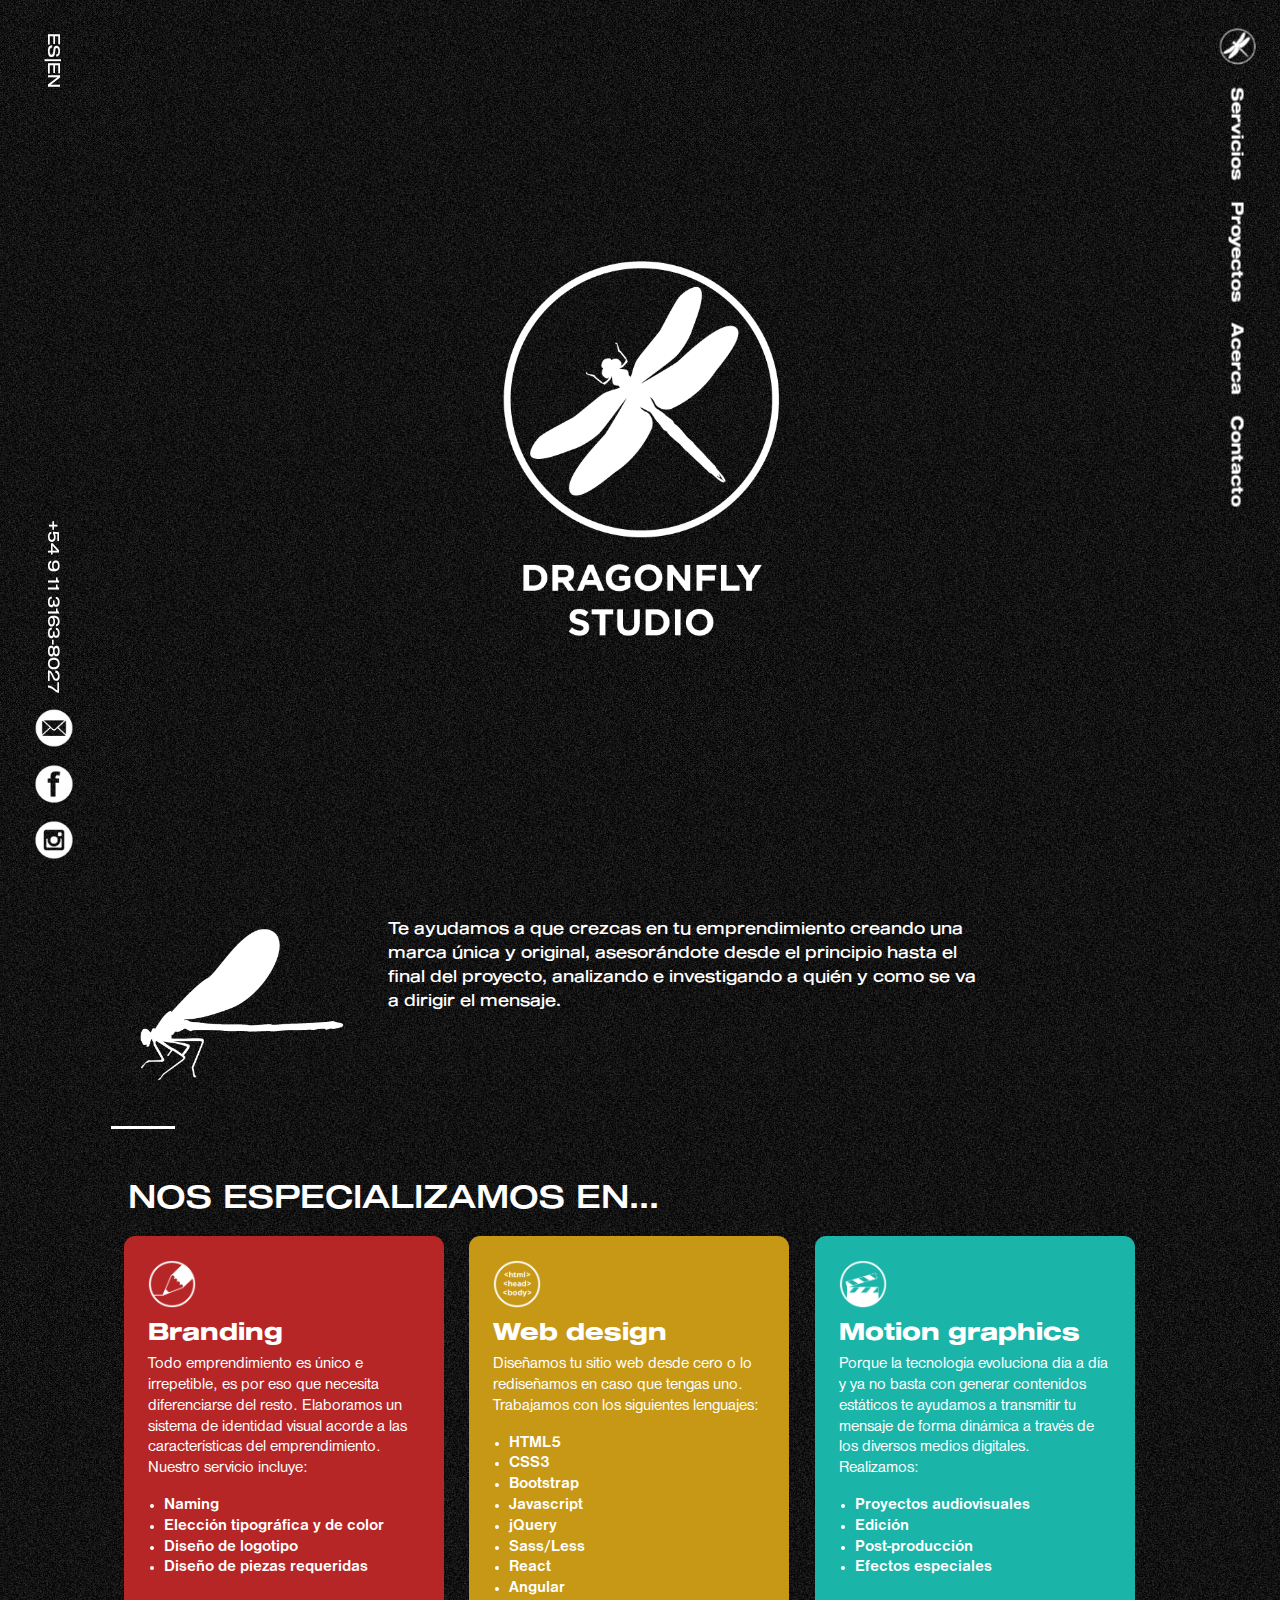
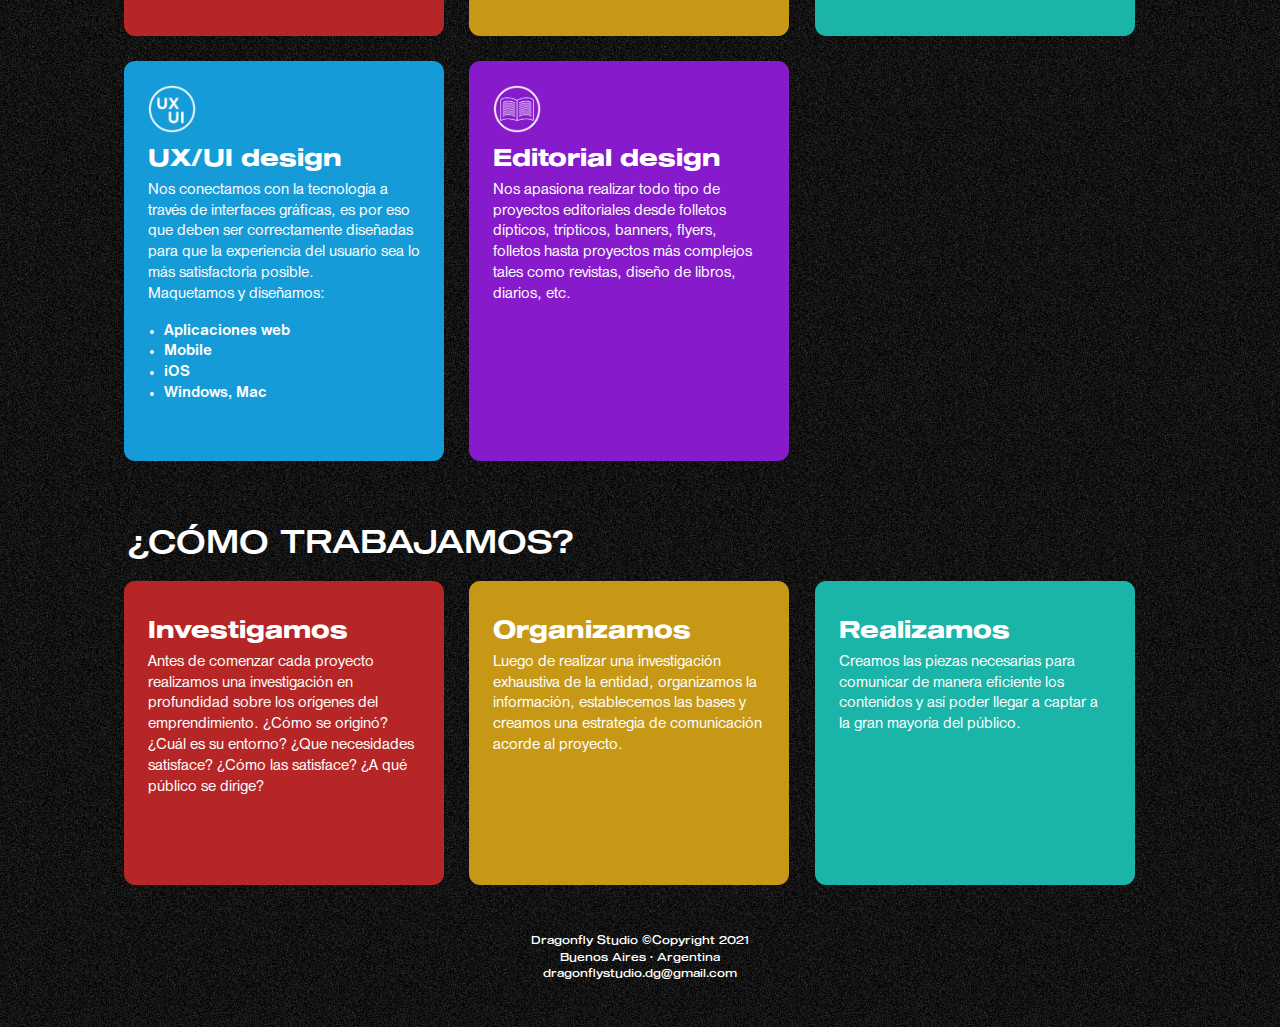
<file: index.html>
<!doctype html>
<html>
<head>
<meta charset="UTF-8">
<title>Dragonfly Studio</title>
<link rel="icon" href="favicon.ico">
<meta name="description" content="Estudio creativo multidisciplinario especializado en Branding, Diseño UX/UI, Desarrollo Web y Motion-graphics. Buenos Aires - Argentina.">
<meta name="author" content="Santiago Insúa">
<meta name="keywords" content="dragonfly, dragonfly studio, santiago insua, santiago insúa, diseño grafico, diseño gráfico, graphic design, ux design, ux/ui design, editorial, diseño editorial, flyers, banners, folletos, dipticos, tripticos, diseño de revistas, magazine, diario, diarios, newspaper, branding, motion graphics, diseño ux, web design, diseño web, javascript, jquery, angular, react, html, css, css3, bootstrap, php, app, apps, mobile apps, app design, fotografía, photography, desarrollo">

<meta name="google-site-verification" content="X9NjlyDFqbIhTeR4Z0w825GctUNsduE_hyEidUMAQLI" />
<link href="style1.css" id="cssFile" rel="stylesheet" type="text/css">
<meta name="viewport" content="width=device-width, initial-scale=1">
<link rel="stylesheet" href="bs4/css/bootstrap.min.css">
<script src="https://ajax.googleapis.com/ajax/libs/jquery/3.3.1/jquery.min.js"></script>
<script src="bs4/js/bootstrap.min.js"></script>
<script src="funciones.js"></script>
<meta name="viewport" content="width=device-width, initial-scale=1">
</head>
<body>
<div class="container-fluid">
    <!-- LEFT NAV -->
        <div class="navbar fixed-top" id="navBar1">
            <div class="d-flex flex-column navfcont1">
                <div class="p-2 rotLang mr-auto">
                    <p><a href="#">ES</a>|<a href="#">EN</a></p>
                </div>
                <div class="leftBsCn">
                <div class="p-2 rotTel">
                    <p>+54 9 11 3163-8027</p>
                </div>
                <div class="p-2">
                    <a title="Mail" href="mailto:dragonflystudio.dg@gmail.com"><img class="icnNav" src="images/icn_mail.png"></a>
                </div>
                <div class="p-2">
                    <a title="Facebook" href="http://www.facebook.com/SanInsua"><img class="icnNav" src="images/icn_facebook.png"></a>
                </div>
                <div class="p-2">
                    <a title="Instagram" href="http://www.instagram.com/_dragonflystudio"><img class="icnNav" src="images/icn_instagram.png"></a>
                </div>
                </div>
            </div>
        </div>

<img src="images/btn_avanzar.png" class="ir-arriba">
<div class="containerrr">

    <!-- CONTENIDO -->
    <section id="splash">
        <div class="row">
            <div class="col-lg-10 colSplash">
                <img class="indLogo" src="images/logo.png">
            </div>
        </div>
    </section>
      
    <section id="servicios">
        <div class="row" id="firstRow">
            <div class="col-lg-3">
                <img id="imgServicios" src="images/logo2.png">
            </div>
            <div class="col-lg-7">
                <p>Te ayudamos a que crezcas en tu emprendimiento creando una marca única y original, asesorándote desde el principio hasta el final del proyecto, analizando e investigando a quién y como se va a dirigir el mensaje.</p>
            </div>
        </div>
        <div class="rayita"></div>
        
        <div class="row" id="titleRow">
            <h1>NOS ESPECIALIZAMOS EN...</h1>
        </div>
        <div class="servCont">
            <div class="rectangulo largo colRojo">
                <img id="imgRect" src="images/icn_branding.png">
                <h2>Branding</h2>
                <p>Todo emprendimiento es único e irrepetible, es por eso que necesita diferenciarse del resto.
Elaboramos un sistema de identidad visual acorde a las características del emprendimiento.
Nuestro servicio incluye:</p>
                <ul>
                    <li>Naming</li>
                    <li>Elección tipográfica y de color</li>
                    <li>Diseño de logotipo</li>
                    <li>Diseño de piezas requeridas</li>
                </ul>
            </div>
            <div class="rectangulo largo colMostaza">
                <img id="imgRect" src="images/icn_web.png">
                <h2>Web design</h2>
                <p>Diseñamos tu sitio web desde cero o lo rediseñamos en caso que tengas uno.
Trabajamos con los siguientes lenguajes:</p>
                <ul>
                    <li>HTML5</li>
                    <li>CSS3</li>
                    <li>Bootstrap</li>
                    <li>Javascript</li>
                    <li>jQuery</li>
                    <li>Sass/Less</li>
                    <li>React</li>
                    <li>Angular</li>
                </ul>
            </div>
            <div class="rectangulo largo colVerde">
                <img id="imgRect" src="images/icn_motion.png">
                <h2>Motion graphics</h2>
                <p>Porque la tecnología evoluciona día a día y ya no basta con generar contenidos estáticos te ayudamos a transmitir tu mensaje de forma dinámica a través de los diversos medios digitales.
Realizamos:</p>
                <ul>
                    <li>Proyectos audiovisuales</li>
                    <li>Edición</li>
                    <li>Post-producción</li>
                    <li>Efectos especiales</li>
                </ul>
            </div>
            <div class="rectangulo largo colCeleste">
                <img id="imgRect" src="images/icn_ux.png">
                <h2>UX/UI design</h2>
                <p>Nos conectamos con la tecnología a través de interfaces gráficas, es por eso que deben ser correctamente diseñadas para que la experiencia del usuario sea lo más satisfactoria posible.<br>
Maquetamos y diseñamos:</p>
                <ul>
                    <li>Aplicaciones web</li>
                    <li>Mobile</li>
                    <li>iOS</li>
                    <li>Windows, Mac</li>
                </ul>
            </div>
            <div class="rectangulo largo colVioleta">
                <img id="imgRect" src="images/icn_editorial.png">
                <h2>Editorial design</h2>
                <p>Nos apasiona realizar todo tipo de proyectos editoriales desde folletos dípticos, trípticos, banners, flyers, folletos hasta proyectos más complejos tales como revistas, diseño de libros, diarios, etc.</p>
            </div>
        </div>
        
        <div class="row" id="titleRow">
            <h1>¿CÓMO TRABAJAMOS?</h1>
        </div>
        <div class="servCont">
            <div class="rectangulo corto colRojo">
                <h2>Investigamos</h2>
                <p>Antes de comenzar cada proyecto realizamos una investigación en profundidad sobre los orígenes del emprendimiento. ¿Cómo se originó? ¿Cuál es su entorno? ¿Que necesidades satisface? ¿Cómo las satisface? ¿A qué público se dirige?</p>
            </div>
            <div class="rectangulo corto colMostaza">
                <h2>Organizamos</h2>
                <p>Luego de realizar una investigación exhaustiva de la entidad, organizamos la información, establecemos las bases y creamos una estrategia de comunicación acorde al proyecto.</p>
            </div>
            <div class="rectangulo corto colVerde">
                <h2>Realizamos</h2>
                <p>Creamos las piezas necesarias para comunicar de manera eficiente los contenidos y así poder llegar a captar a la gran mayoría del público.</p>
            </div>
        </div>
    </section>
    
    <footer>
        <div class="row">
            <div class="col">
                <p>Dragonfly Studio ©Copyright 2021<br>
                    Buenos Aires · Argentina</p>
                <a href="mailto:dragonflystudio.dg@gmail.com">dragonflystudio.dg@gmail.com</a>
            </div>
        </div>
    </footer>
</div>
        <!-- RIGHT NAV -->
        <nav class="full" id="navBar2">
            <div class="d-flex align-items-center navfcont2">
                <div class="p-2 logolnk" id="navPcpal">
                    <a href="#"><img src="images/logo-solo.png"></a>
                </div>
                <div class="p-2" id="navPcpal">
                    <a href="#servicios">Servicios</a>
                </div>
                <div class="p-2" id="navPcpal">
                    <a href="proyectos.html">Proyectos</a>
                </div>
                <div class="p-2" id="navPcpal">
                    <a href="acerca.html">Acerca</a>
                </div>
                <div class="p-2" id="navPcpal">
                    <a href="contacto.html">Contacto</a>
                </div>
            </div>
        </nav>
    
    <!-- COLLAPSIBLE (TABLET, SMARTPHONES) -->
        <div class="colla">
        <nav class="navbar navbar-expand-md justify-content-end navbar-dark" id="navBar2">
            <button class="navbar-toggler" type="button" data-toggle="collapse" data-target="#collaNB">
                <span class="navbar-toggler-icon"></span>
            </button>
            
            <ul class="collapse navbar-collapse" id="collaNB">
                <li class="nav-item" id="navPcpal">
                    <span class="navbar-toggler" data-toggle="collapse" data-target="#collaNB"><a href="#">Inicio</a></span>
                </li>
                <li class="nav-item" id="navPcpal">
                    <span class="navbar-toggler" data-toggle="collapse" data-target="#collaNB"><a href="#servicios">Servicios</a></span>
                </li>
                <li class="nav-item" id="navPcpal">
                    <span class="navbar-toggler" data-toggle="collapse" data-target="#collaNB"><a href="proyectos.html">Proyectos</a></span>
                </li>
                <li class="nav-item" id="navPcpal">
                    <span class="navbar-toggler" data-toggle="collapse" data-target="#collaNB"><a href="acerca.html">Acerca</a></span>
                </li>
                <li class="nav-item" id="navPcpal">
                    <span class="navbar-toggler" data-toggle="collapse" data-target="#collaNB"><a href="contacto.html">Contacto</a></span>
                </li>
            </ul>
        </nav>
        </div>
    
    </div>
<script>
    $(document).ready(function(){
        $('.ir-arriba').click(function(){
		$('body, html').animate({
			scrollTop: '0px'
		}, 300);
	});
	$(window).scroll(function(){
		if( $(this).scrollTop() > 500 ){
            $('.ir-arriba').fadeIn(200);
		} else {
            $('.ir-arriba').fadeOut(200);
		}
	});
    });
</script>
</body>
</html>
</file>
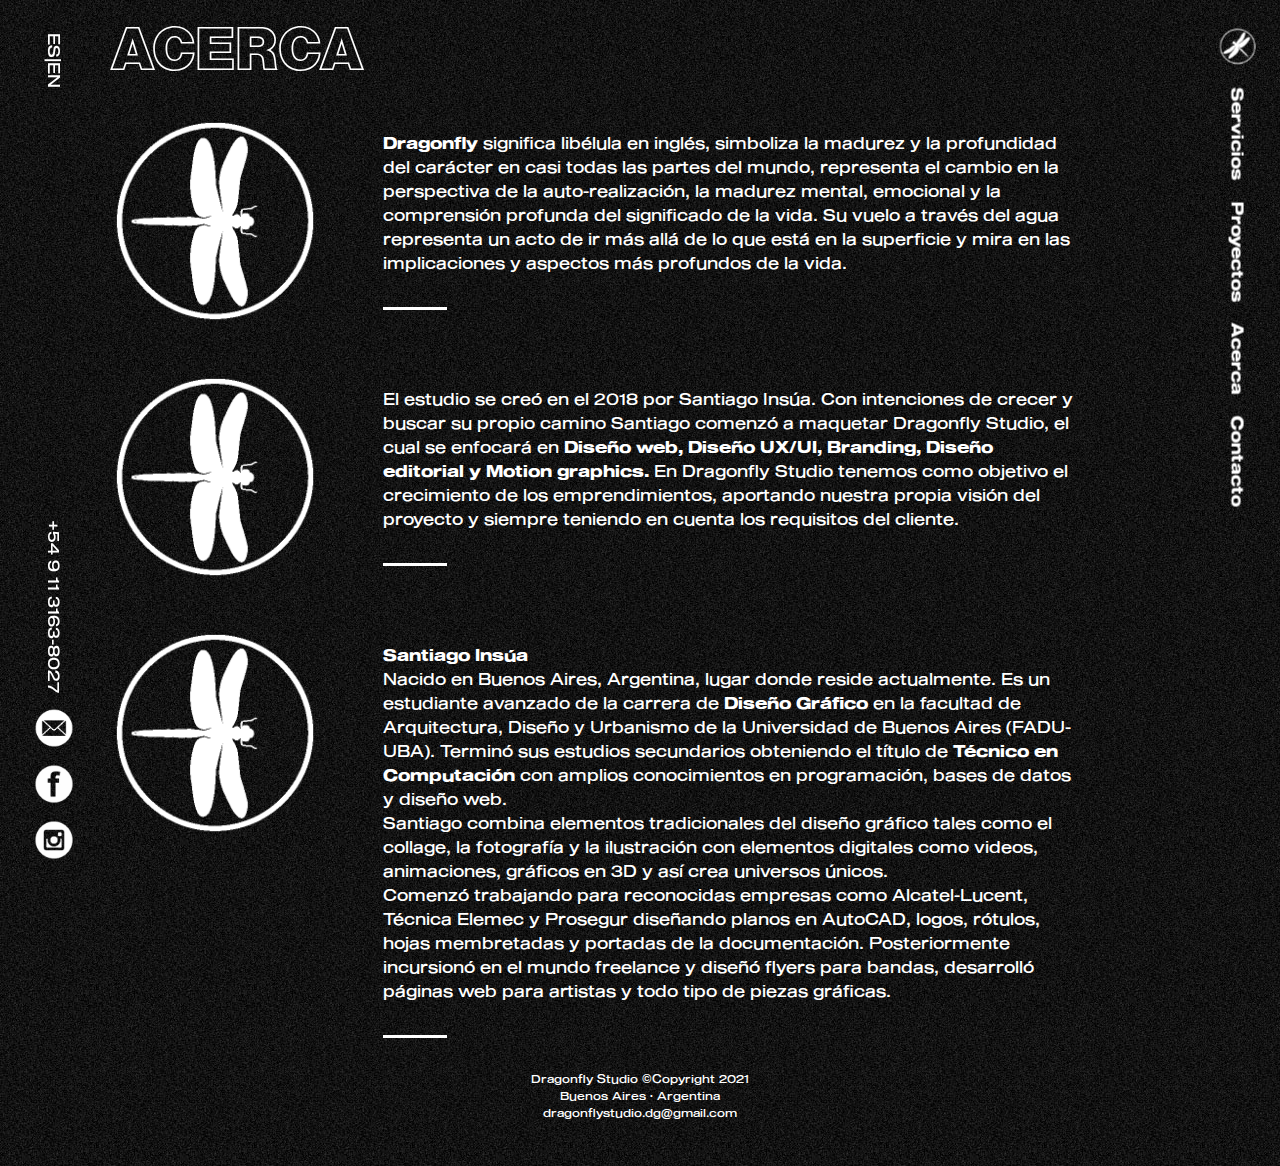
<file: acerca.html>
<!doctype html>
<html>
<head>
<meta charset="UTF-8">
<title>Dragonfly Studio - Acerca</title>
<link rel="icon" href="favicon.ico">
<meta name="description" content="Estudio creativo multidisciplinario especializado en Branding, Diseño UX/UI, Desarrollo Web y Motion-graphics. Buenos Aires - Argentina.">
<meta name="author" content="Santiago Insúa">
<meta name="keywords" content="dragonfly, dragonfly studio, santiago insua, santiago insúa, diseño grafico, diseño gráfico, graphic design, ux design, ux/ui design, editorial, diseño editorial, flyers, banners, folletos, dipticos, tripticos, diseño de revistas, magazine, diario, diarios, newspaper, branding, motion graphics, diseño ux, web design, diseño web, javascript, jquery, angular, react, html, css, css3, bootstrap, php, app, apps, mobile apps, app design, fotografía, photography, desarrollo">
    
<link href="style1.css" id="cssFile" rel="stylesheet" type="text/css">
<meta name="viewport" content="width=device-width, initial-scale=1">
<link rel="stylesheet" href="bs4/css/bootstrap.min.css">
<script src="https://ajax.googleapis.com/ajax/libs/jquery/3.3.1/jquery.min.js"></script>
<script src="bs4/js/bootstrap.min.js"></script>
<script src="funciones.js"></script>
<meta name="viewport" content="width=device-width, initial-scale=1">
</head>
<body>
<div class="container-fluid">
    <!-- LEFT NAV -->
        <div class="navbar fixed-top" id="navBar1">
            <div class="d-flex flex-column navfcont1">
                <div class="p-2 rotLang mr-auto">
                    <p><a href="#">ES</a>|<a href="#">EN</a></p>
                </div>
                <div class="leftBsCn">
                <div class="p-2 rotTel">
                    <p>+54 9 11 3163-8027</p>
                </div>
                <div class="p-2">
                    <a title="Mail" href="mailto:dragonflystudio.dg@gmail.com"><img class="icnNav" src="images/icn_mail.png"></a>
                </div>
                <div class="p-2">
                    <a title="Facebook" href="http://www.facebook.com/SanInsua"><img class="icnNav" src="images/icn_facebook.png"></a>
                </div>
                <div class="p-2">
                    <a title="Instagram" href="http://www.instagram.com/_dragonflystudio"><img class="icnNav" src="images/icn_instagram.png"></a>
                </div>
                </div>
            </div>
            
        </div>

<img src="images/btn_avanzar.png" class="ir-arriba">
<div class="containerrr">
    <section id="acerca">
        <div class="row">
            <div class="col">
                <h3>ACERCA</h3>
            </div>
        </div>
        
        <!-- 1º párrafo -->
        <div class="row ctAcerca prim">
            <div class="col-lg-3">
                <img class="imgAcerca" src="images/logo_gif.gif">
            </div>
            <div class="col-lg-8">
                <p><strong>Dragonfly</strong> significa libélula en inglés, simboliza la madurez y la profundidad del carácter en casi todas las partes del mundo, representa el cambio en la perspectiva de la auto-realización, la madurez mental, emocional y la comprensión profunda del significado de la vida. Su vuelo a través del agua representa un acto de ir más allá de lo que está en la superficie y mira en las implicaciones y aspectos más profundos de la vida.</p>
                <div class="rayita"></div>
            </div>
        </div>
        <!-- 2º párrafo -->
        <div class="row ctAcerca">
            <div class="col-lg-3">
                <img class="imgAcerca" src="images/logo_gif.gif">
            </div>
            <div class="col-lg-8">
                <p>El estudio se creó en el 2018 por Santiago Insúa. Con intenciones de crecer y buscar su propio camino Santiago comenzó a maquetar Dragonfly Studio, el cual se enfocará en <strong>Diseño web, Diseño UX/UI, Branding, Diseño editorial y Motion graphics.</strong> En Dragonfly Studio tenemos como objetivo el crecimiento de los emprendimientos, aportando nuestra propia visión del proyecto y siempre teniendo en cuenta los requisitos del cliente.</p>
                <div class="rayita"></div>
            </div>
        </div>
        <!-- 3º párrafo -->
        <div class="row ctAcerca">
            <div class="col-lg-3">
                <img class="imgAcerca" src="images/logo_gif.gif">
            </div>
            <div class="col-lg-8">
                <p><strong>Santiago Insúa</strong><br>
Nacido en Buenos Aires, Argentina, lugar donde reside actualmente. Es un estudiante avanzado de la carrera de <strong>Diseño Gráfico</strong> en la facultad de Arquitectura, Diseño y Urbanismo de la Universidad de Buenos Aires (FADU-UBA). Terminó sus estudios secundarios obteniendo el título de <strong>Técnico en Computación</strong> con amplios conocimientos en programación, bases de datos y diseño web.
<br>
Santiago combina elementos tradicionales del diseño gráfico tales como el collage, la fotografía y la ilustración con elementos digitales como videos, animaciones, gráficos en 3D y así crea universos únicos. 
<br>
Comenzó trabajando para reconocidas empresas como Alcatel-Lucent, Técnica Elemec y Prosegur diseñando planos en AutoCAD, logos, rótulos, hojas membretadas y portadas de la documentación. Posteriormente incursionó en el mundo freelance y diseñó flyers para bandas, desarrolló páginas web para artistas y todo tipo de piezas gráficas.</p>
                <div class="rayita"></div>
            </div>
        </div>
    </section>
    
    <footer>
        <div class="row">
            <div class="col">
                <p>Dragonfly Studio ©Copyright 2021<br>
                    Buenos Aires · Argentina</p>
                <a href="mailto:dragonflystudio.dg@gmail.com">dragonflystudio.dg@gmail.com</a>
            </div>
        </div>
    </footer>
</div>
        <!-- RIGHT NAV -->
        <nav class="full" id="navBar2">
            <div class="d-flex align-items-center navfcont2">
                <div class="p-2 logolnk" id="navPcpal">
                    <a href="index.html"><img src="images/logo-solo.png"></a>
                </div>
                <div class="p-2" id="navPcpal">
                    <a href="index.html#servicios">Servicios</a>
                </div>
                <div class="p-2" id="navPcpal">
                    <a href="proyectos.html">Proyectos</a>
                </div>
                <div class="p-2" id="navPcpal">
                    <a href="#">Acerca</a>
                </div>
                <div class="p-2" id="navPcpal">
                    <a href="contacto.html">Contacto</a>
                </div>
            </div>
        </nav>
    
    
    <!-- COLLAPSIBLE (TABLET, SMARTPHONES) -->
        <div class="colla">
        <nav class="navbar navbar-expand-md justify-content-end navbar-dark" id="navBar2">
            <button class="navbar-toggler" type="button" data-toggle="collapse" data-target="#collaNB">
                <span class="navbar-toggler-icon"></span>
            </button>
            
            <ul class="collapse navbar-collapse" id="collaNB">
                <li class="nav-item" id="navPcpal">
                    <span class="navbar-toggler" data-toggle="collapse" data-target="#collaNB"><a href="index.html">Inicio</a></span>
                </li>
                <li class="nav-item" id="navPcpal">
                    <span class="navbar-toggler" data-toggle="collapse" data-target="#collaNB"><a href="index.html#servicios">Servicios</a></span>
                </li>
                <li class="nav-item" id="navPcpal">
                    <span class="navbar-toggler" data-toggle="collapse" data-target="#collaNB"><a href="proyectos.html">Proyectos</a></span>
                </li>
                <li class="nav-item" id="navPcpal">
                    <span class="navbar-toggler" data-toggle="collapse" data-target="#collaNB"><a href="#">Acerca</a></span>
                </li>
                <li class="nav-item" id="navPcpal">
                    <span class="navbar-toggler" data-toggle="collapse" data-target="#collaNB"><a href="contacto.html">Contacto</a></span>
                </li>
            </ul>
        </nav>
        </div>
    
    </div>
<script>
    $(document).ready(function(){
        $('.ir-arriba').click(function(){
		$('body, html').animate({
			scrollTop: '0px'
		}, 300);
	});
	$(window).scroll(function(){
		if( $(this).scrollTop() > 500 ){
            $('.ir-arriba').fadeIn(200);
		} else {
            $('.ir-arriba').fadeOut(200);
		}
	});
    });
</script>
</body>
</html>
</file>
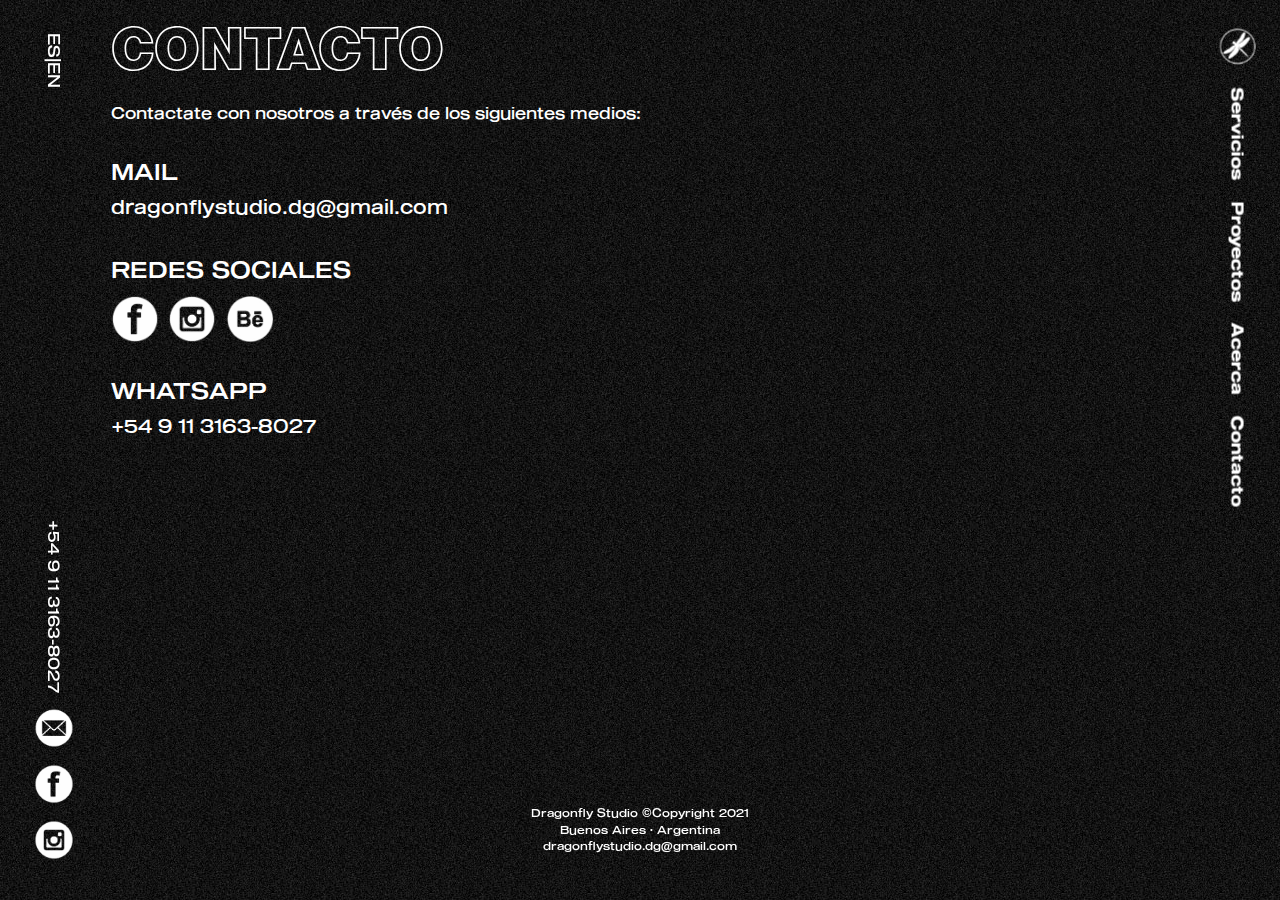
<file: contacto.html>
<!doctype html>
<html>
<head>
<meta charset="UTF-8">
<title>Dragonfly Studio - Contacto</title>
<link rel="icon" href="favicon.ico">
<meta name="description" content="Estudio creativo multidisciplinario especializado en Branding, Diseño UX/UI, Desarrollo Web y Motion-graphics. Buenos Aires - Argentina.">
<meta name="author" content="Santiago Insúa">
<meta name="keywords" content="dragonfly, dragonfly studio, santiago insua, santiago insúa, diseño grafico, diseño gráfico, graphic design, ux design, ux/ui design, editorial, diseño editorial, flyers, banners, folletos, dipticos, tripticos, diseño de revistas, magazine, diario, diarios, newspaper, branding, motion graphics, diseño ux, web design, diseño web, javascript, jquery, angular, react, html, css, css3, bootstrap, php, app, apps, mobile apps, app design, fotografía, photography, desarrollo">
    
<link href="style1.css" id="cssFile" rel="stylesheet" type="text/css">
<meta name="viewport" content="width=device-width, initial-scale=1">
<link rel="stylesheet" href="bs4/css/bootstrap.min.css">
<script src="https://ajax.googleapis.com/ajax/libs/jquery/3.3.1/jquery.min.js"></script>
<script src="bs4/js/bootstrap.min.js"></script>
<script src="funciones.js"></script>
<meta name="viewport" content="width=device-width, initial-scale=1">
</head>
<body>
<div class="container-fluid">
    <!-- LEFT NAV -->
        <div class="navbar fixed-top" id="navBar1">
            <div class="d-flex flex-column navfcont1">
                <div class="p-2 rotLang mr-auto">
                    <p><a href="#">ES</a>|<a href="#">EN</a></p>
                </div>
                <div class="leftBsCn">
                <div class="p-2 rotTel">
                    <p>+54 9 11 3163-8027</p>
                </div>
                <div class="p-2">
                    <a title="Mail" href="mailto:dragonflystudio.dg@gmail.com"><img class="icnNav" src="images/icn_mail.png"></a>
                </div>
                <div class="p-2">
                    <a title="Facebook" href="http://www.facebook.com/SanInsua"><img class="icnNav" src="images/icn_facebook.png"></a>
                </div>
                <div class="p-2">
                    <a title="Instagram" href="http://www.instagram.com/_dragonflystudio"><img class="icnNav" src="images/icn_instagram.png"></a>
                </div>
                </div>
            </div>
            
        </div>

<img src="images/btn_avanzar.png" class="ir-arriba">
<div class="containerrr">

    <section id="contacto">
        <div class="row">
            <div class="col">
                <h3>CONTACTO</h3>
            </div>
        </div>
        <div class="row" id="titleRow">
            <div class="col">
                <p>Contactate con nosotros a través de los siguientes medios:</p>
                <h4>MAIL</h4>
                <a id="lnkMail" href="mailto:dragonflystudio.dg@gmail.com">dragonflystudio.dg@gmail.com</a>
                <h4>REDES SOCIALES</h4>
                <a title="Facebook" href="http://www.facebook.com/SanInsua"><img class="icnContacto" src="images/icn_facebook.png"></a>
                <a title="Instagram" href="http://www.instagram.com/_dragonflystudio"><img class="icnContacto" src="images/icn_instagram.png"></a>
                <a title="Behance" href="http://www.behance.net/SantiagoInsua"><img class="icnContacto" src="images/icn_behance.png"></a>
                <h4>WHATSAPP</h4>
                <p id="tel">+54 9 11 3163-8027</p>
            </div>
        </div>
    </section>

    <footer id="futContacto">
        <div class="row">
            <div class="col">
                <p>Dragonfly Studio ©Copyright 2021<br>
                    Buenos Aires · Argentina</p>
                <a href="mailto:dragonflystudio.dg@gmail.com">dragonflystudio.dg@gmail.com</a>
            </div>
        </div>
    </footer>
</div>
        <!-- RIGHT NAV -->
        <nav class="full" id="navBar2">
            <div class="d-flex align-items-center navfcont2">
                <div class="p-2 logolnk" id="navPcpal">
                    <a href="index.html"><img src="images/logo-solo.png"></a>
                </div>
                <div class="p-2" id="navPcpal">
                    <a href="index.html#servicios">Servicios</a>
                </div>
                <div class="p-2" id="navPcpal">
                    <a href="proyectos.html">Proyectos</a>
                </div>
                <div class="p-2" id="navPcpal">
                    <a href="acerca.html">Acerca</a>
                </div>
                <div class="p-2" id="navPcpal">
                    <a href="#">Contacto</a>
                </div>
            </div>
        </nav>
    
    
    <!-- COLLAPSIBLE (TABLET, SMARTPHONES) -->
        <div class="colla">
        <nav class="navbar navbar-expand-md justify-content-end navbar-dark" id="navBar2">
            <button class="navbar-toggler" type="button" data-toggle="collapse" data-target="#collaNB">
                <span class="navbar-toggler-icon"></span>
            </button>
            
            <ul class="collapse navbar-collapse" id="collaNB">
                <li class="nav-item" id="navPcpal">
                    <span class="navbar-toggler" data-toggle="collapse" data-target="#collaNB"><a href="index.html">Inicio</a></span>
                </li>
                <li class="nav-item" id="navPcpal">
                    <span class="navbar-toggler" data-toggle="collapse" data-target="#collaNB"><a href="index.html#servicios">Servicios</a></span>
                </li>
                <li class="nav-item" id="navPcpal">
                    <span class="navbar-toggler" data-toggle="collapse" data-target="#collaNB"><a href="proyectos.html">Proyectos</a></span>
                </li>
                <li class="nav-item" id="navPcpal">
                    <span class="navbar-toggler" data-toggle="collapse" data-target="#collaNB"><a href="acerca.html">Acerca</a></span>
                </li>
                <li class="nav-item" id="navPcpal">
                    <span class="navbar-toggler" data-toggle="collapse" data-target="#collaNB"><a href="#">Contacto</a></span>
                </li>
            </ul>
        </nav>
        </div>
    
    </div>
<script>
    $(document).ready(function(){
        $('.ir-arriba').click(function(){
		$('body, html').animate({
			scrollTop: '0px'
		}, 300);
	});
	$(window).scroll(function(){
		if( $(this).scrollTop() > 500 ){
            $('.ir-arriba').fadeIn(200);
		} else {
            $('.ir-arriba').fadeOut(200);
		}
	});
    });
</script>
</body>
</html>
</file>
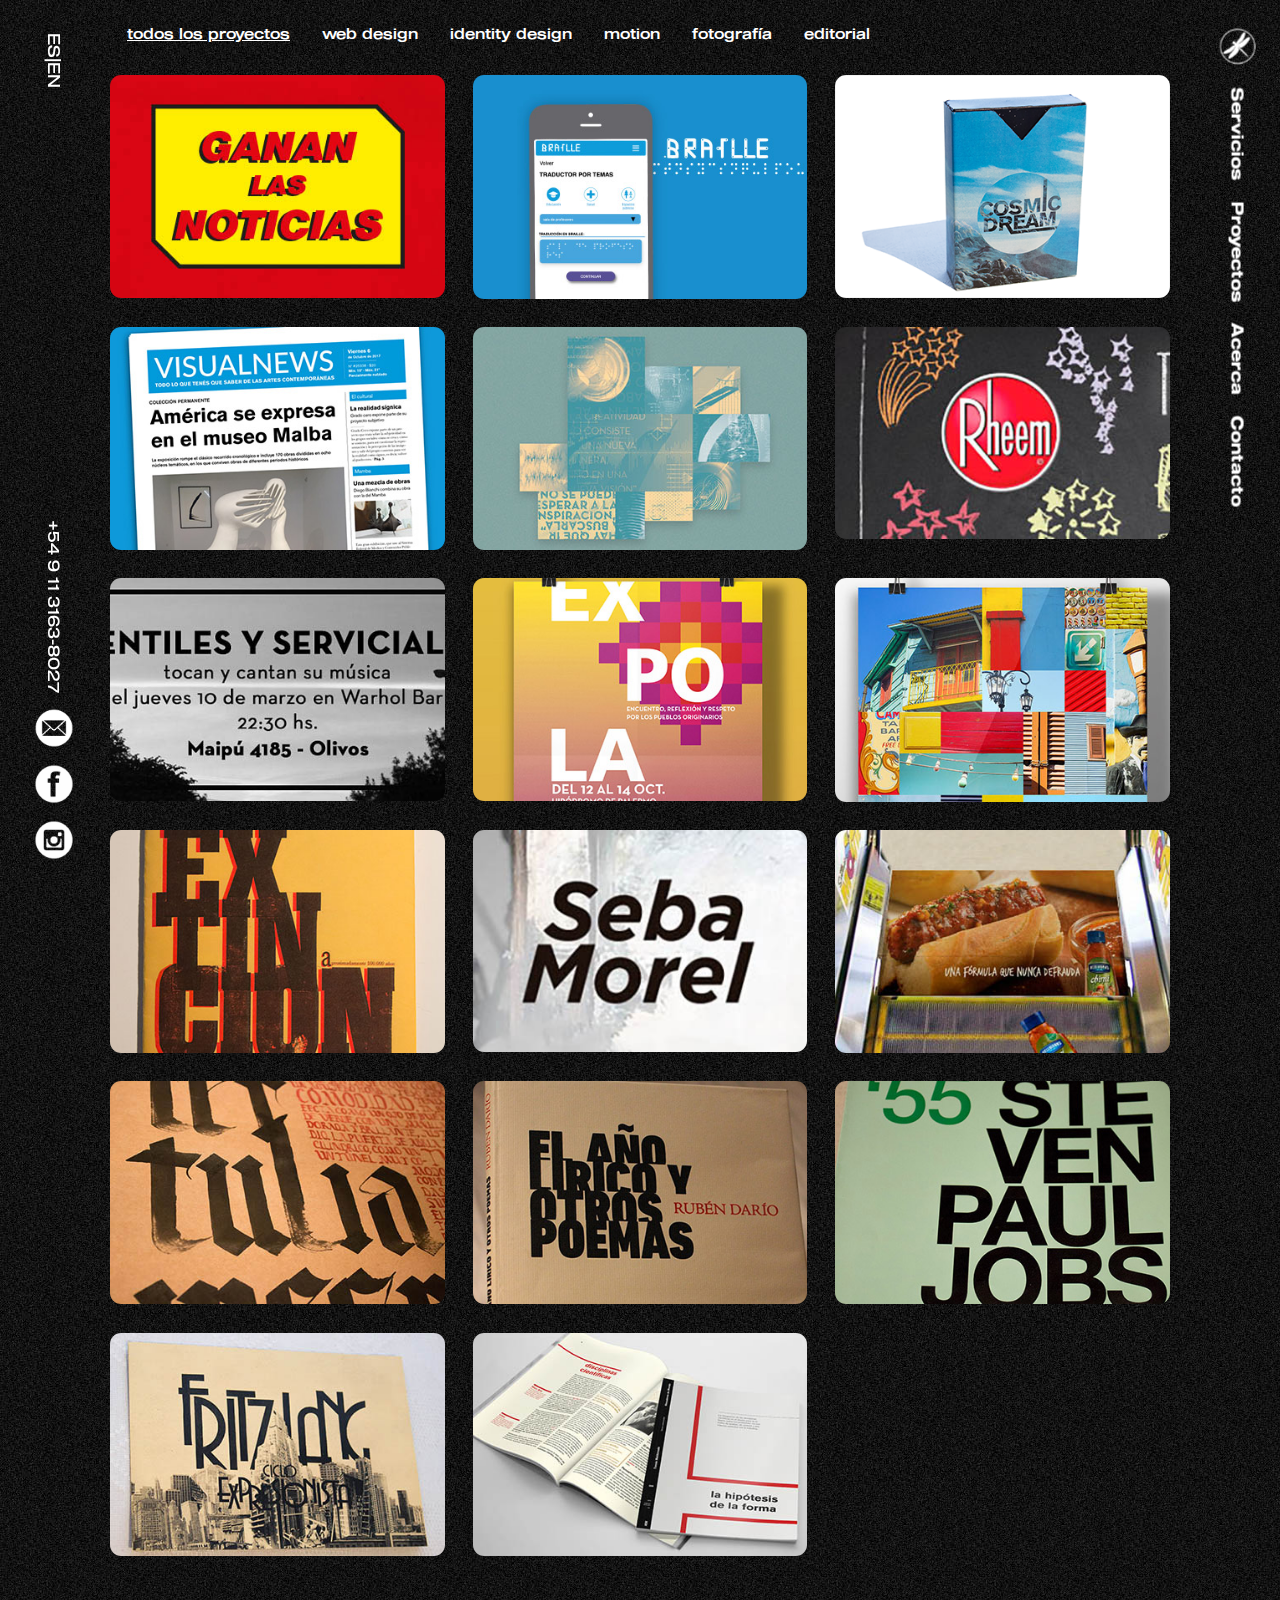
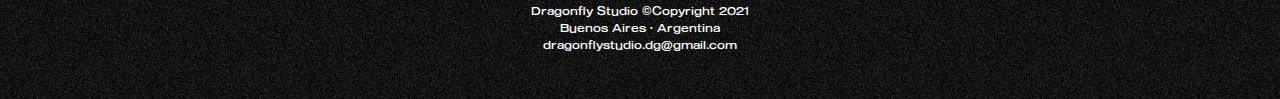
<file: proyectos.html>
<!doctype html>
<html>
<head>
<meta charset="UTF-8">
<title>Dragonfly Studio - Proyectos</title>
<link rel="icon" href="favicon.ico">
<meta name="description" content="Estudio creativo multidisciplinario especializado en Branding, Diseño UX/UI, Desarrollo Web y Motion-graphics. Buenos Aires - Argentina.">
<meta name="author" content="Santiago Insúa">
<meta name="keywords" content="dragonfly, dragonfly studio, santiago insua, santiago insúa, diseño grafico, diseño gráfico, graphic design, ux design, ux/ui design, editorial, diseño editorial, flyers, banners, folletos, dipticos, tripticos, diseño de revistas, magazine, diario, diarios, newspaper, branding, motion graphics, diseño ux, web design, diseño web, javascript, jquery, angular, react, html, css, css3, bootstrap, php, app, apps, mobile apps, app design, fotografía, photography, desarrollo">

<link href="style1.css" id="cssFile" rel="stylesheet" type="text/css">
<meta name="viewport" content="width=device-width, initial-scale=1">
<link rel="stylesheet" href="bs4/css/bootstrap.min.css">
<script src="https://ajax.googleapis.com/ajax/libs/jquery/3.3.1/jquery.min.js"></script>
<script src="director/director.min.js"></script>
<script src="bs4/js/bootstrap.min.js"></script>
<script src="funciones.js"></script>

<meta name="viewport" content="width=device-width, initial-scale=1">
</head>
<body>
<div class="container-fluid">
    <!-- LEFT NAV -->
        <div class="navbar fixed-top" id="navBar1">
            <div class="d-flex flex-column navfcont1">
                <div class="p-2 rotLang mr-auto">
                    <p><a href="#">ES</a>|<a href="#">EN</a></p>
                </div>
                <div class="leftBsCn">
                <div class="p-2 rotTel">
                    <p>+54 9 11 3163-8027</p>
                </div>
                <div class="p-2">
                    <a title="Mail" href="mailto:dragonflystudio.dg@gmail.com"><img class="icnNav" src="images/icn_mail.png"></a>
                </div>
                <div class="p-2">
                    <a title="Facebook" href="http://www.facebook.com/SanInsua"><img class="icnNav" src="images/icn_facebook.png"></a>
                </div>
                <div class="p-2">
                    <a title="Instagram" href="http://www.instagram.com/_dragonflystudio"><img class="icnNav" src="images/icn_instagram.png"></a>
                </div>
                </div>
            </div>
        </div>

<img src="images/btn_avanzar.png" class="ir-arriba">
<div class="containerrr">
    
    <section id="proyectos">
        <div class="row">
            <div class="col">
                    <nav class="navbar navbar-expand-md navbar-dark">
                    <!-- Toggler/collapsibe Button -->
  <button class="navbar-toggler" type="button" data-toggle="collapse" data-target="#collaBarrafiltros">
    <span class="navbar-toggler-icon"></span>
  </button>
                    <ul class="navbar-collapse collapse" id="collaBarrafiltros">
                        <li class="nav-item" id="todos">
                            <!-- si el ancho de la ventana es tablet o smartphone, setear data-toggle="collapse" -->
                            <span class="nbfiltro navbar-toggler" data-toggle="" data-target="#collaBarrafiltros"><a class="nav-link" href="#proyectos">todos los proyectos</a></span>
                        </li>
                        <li class="nav-item" id="web">
                            <span class="nbfiltro navbar-toggler" data-toggle="" data-target="#collaBarrafiltros"><a class="nav-link" href="#proyectos">web design</a></span>
                        </li>
                        <li class="nav-item" id="identity">
                            <span class="nbfiltro navbar-toggler" data-toggle="" data-target="#collaBarrafiltros"><a class="nav-link" href="#proyectos">identity design</a></span>
                        </li>
                        <li class="nav-item" id="motion">
                            <span class="nbfiltro navbar-toggler" data-toggle="" data-target="#collaBarrafiltros"><a class="nav-link" href="#proyectos">motion</a></span>
                        </li>
                        <li class="nav-item" id="foto">
                            <span class="nbfiltro navbar-toggler" data-toggle="" data-target="#collaBarrafiltros"><a class="nav-link" href="#proyectos">fotografía</a></span>
                        </li>
                        <li class="nav-item" id="editorial">
                            <span class="nbfiltro navbar-toggler" data-toggle="" data-target="#collaBarrafiltros"><a class="nav-link" href="#proyectos">editorial</a></span>
                        </li>
                    </ul>
                    </nav>
            </div>
        </div>
        <div id="proyectosCn"></div>
    </section>
    
    <section id="proyecto">
        <div class="row">
            <div class="col">
                <div class="botVolver">
                    <img src="images/btn_volver.png">
                    <p>VOLVER</p>
                </div>
            </div>
        </div>
        
        <div class="row">
            <div class="col">
                <h3 id="proyTitle"></h3>
                <div class="d-flex align-items-center proyBarraClte">
                    <div class="p-2">
                        <p id="proyCliente"></p>
                    </div>
                    <div class="p-2">
                        <p id="proyAnio"></p>
                    </div>
                    <div class="p-2">
                        <p id="proyCat"></p>
                    </div>

                    <div class="p-2 ml-auto proybotFb">
                        <a id="proyFb" title="Compartir en Facebook" href=""><img src="images/icn_facebook.png"></a>
                    </div>
                    <div class="p-2 proybotTw">
                        <a id="proyTw" title="Compartir en Twitter" href=""><img src="images/icn_twitter.png"></a>
                    </div>
                </div>
                
                <p id="proyDesc"></p>
                
                <div class="d-flex align-items-center proycnBotAntSig">
                    <div class="p-2 proybotVolv">
                        <img src="images/btn_volver.png">
                    </div>
                    <div class="p-2 ml-auto proybotAvnz">
                        <img src="images/btn_avanzar.png">
                    </div>
                </div>
            </div>
        </div>
        <div id="imgGalContainer"></div>
    </section>
    
    <footer>
        <div class="row">
            <div class="col">
                <p>Dragonfly Studio ©Copyright 2021<br>
                    Buenos Aires · Argentina</p>
                <a href="mailto:dragonflystudio.dg@gmail.com">dragonflystudio.dg@gmail.com</a>
            </div>
        </div>
    </footer>
</div>
        <!-- RIGHT NAV -->
        <nav class="full" id="navBar2">
            <div class="d-flex align-items-center navfcont2">
                <div class="p-2 logolnk" id="navPcpal">
                    <a href="index.html"><img src="images/logo-solo.png"></a>
                </div>
                <div class="p-2" id="navPcpal">
                    <a href="index.html#servicios">Servicios</a>
                </div>
                <div class="p-2" id="navPcpal">
                    <a href="proyectos.html">Proyectos</a>
                </div>
                <div class="p-2" id="navPcpal">
                    <a href="acerca.html">Acerca</a>
                </div>
                <div class="p-2" id="navPcpal">
                    <a href="contacto.html">Contacto</a>
                </div>
            </div>
        </nav>
    
    
    <!-- COLLAPSIBLE (TABLET, SMARTPHONES) -->
        <div class="colla">
        <nav class="navbar navbar-expand-md justify-content-end navbar-dark" id="navBar2">
            <button class="navbar-toggler" type="button" data-toggle="collapse" data-target="#collaNB">
                <span class="navbar-toggler-icon"></span>
            </button>
            
            <ul class="collapse navbar-collapse" id="collaNB">
                <li class="nav-item" id="navPcpal">
                    <span class="navbar-toggler" data-toggle="collapse" data-target="#collaNB"><a href="index.html">Inicio</a></span>
                </li>
                <li class="nav-item" id="navPcpal">
                    <span class="navbar-toggler" data-toggle="collapse" data-target="#collaNB"><a href="index.html#servicios">Servicios</a></span>
                </li>
                <li class="nav-item" id="navPcpal">
                    <span class="navbar-toggler" data-toggle="collapse" data-target="#collaNB"><a href="proyectos.html">Proyectos</a></span>
                </li>
                <li class="nav-item" id="navPcpal">
                    <span class="navbar-toggler" data-toggle="collapse" data-target="#collaNB"><a href="acerca.html">Acerca</a></span>
                </li>
                <li class="nav-item" id="navPcpal">
                    <span class="navbar-toggler" data-toggle="collapse" data-target="#collaNB"><a href="contacto.html">Contacto</a></span>
                </li>
            </ul>
        </nav>
        </div>
    
    </div>
<script>
    $(document).ready(function(){
        //Al navegar extrae el nombre de proyecto de la barra
        var verProyecto = function (proyName) {
        console.log("verProyecto: " + proyName);
        navProyecto(proyName);
      };

      var routes = {
        '/proyecto/:proyName': verProyecto
      };

      var router = Router(routes);
      router.init();
        
        //$(window).ready(function(){
            if ($('body').width() <= 767) {
                $('.nbfiltro').attr('data-toggle', 'collapse');
            } else {
                $('.nbfiltro').attr('data-toggle', '');
            }
        //});
        FiltrarProyectos(5);
        $("#todos").click(function(){setFiltro(5);});
        $("#web").click(function(){setFiltro(0);});
        $("#identity").click(function(){setFiltro(1);});
        $("#motion").click(function(){setFiltro(2);});
        $("#foto").click(function(){setFiltro(3);});
        $("#editorial").click(function(){setFiltro(4);});
    $(".proybotVolv").click(function(){
        if (pActual > 0) {window.location.href = "#/proyecto/" + String(proyecto[pActual - 1].ruta).slice(10);}
    });
    $(".proybotAvnz").click(function(){
        if (pActual < (proyecto.length - 1)) {window.location.href = "#/proyecto/" + String(proyecto[pActual + 1].ruta).slice(10);}
    });
        
        $('.ir-arriba').click(function(){
		$('body, html').animate({
			scrollTop: '0px'
		}, 300);
	});
	$(window).scroll(function(){
		if( $(this).scrollTop() > 500 ){
            $('.ir-arriba').fadeIn(200);
		} else {
            $('.ir-arriba').fadeOut(200);
		}
	});
    $('.botVolver').click(function(){
        window.location.href = "#";
        $('#proyectos').css('display', 'inherit');
        $('#proyecto').css('display', 'none');
        $('body, html').animate({scrollTop: '0px'}, 0);
    });
    $('#proyFb').attr('href', 'http://www.facebook.com/sharer.php?u='+dirActual);
    $('#proyTw').attr('href', 'https://twitter.com/home?status='+dirActual);
    });
</script>
</body>
</html>
</file>
<file: style1.css>
/*Hoja de estilo 1*/
* {margin:0; padding:0; box-sizing: border-box;}
html, html a {-webkit-font-smoothing: antialiased !important;}
body {background:url(images/fondo2.jpg);}

@font-face {
    font-family: "Sequel100Wide-45Wide";
    src: url(fonts/Sequel100Wide-45Wide.otf);
}
@font-face {
    font-family: "Sequel100Wide-55Wide";
    src: url(fonts/Sequel100Wide-55Wide.otf);
}
@font-face {
    font-family: "Sequel100Wide-75Wide";
    src: url(fonts/Sequel100Wide-75Wide.otf);
}
@font-face {
    font-family: "NimbusSansDOT-Regu";
    src: url(fonts/NimbusSansDOT-Regu.otf);
}
@font-face {
    font-family: "NimbusSansDOT-Bold";
    src: url(fonts/NimbusSansDOT-Bold.otf);
}
@font-face {
    font-family: "NimbusSansNovusDOT-BlaOut";
    src: url(fonts/NimbusSansNovusDOT-BlaOut.otf);
}
@font-face {
    font-family: "Gotham-Book";
    src: url(fonts/Gotham-Book.otf);
}
@font-face {
    font-family: "Gotham-Bold";
    src: url(fonts/Gotham-Bold.otf);
}

h1 {
    font-family: "Sequel100Wide-45Wide", "Sequel 100 Wide", sans-serif;
    font-size: 1.3em;
}

h2 {
    font-family: "Sequel100Wide-75Wide", "Sequel 100 Wide", sans-serif;
    font-size: 0.9em;
}

section h3 {
    font-family: "NimbusSansNovusDOT-BlaOut", "Nimbus Sans Novus D OT", sans-serif;
    font-size: 4em;
    color: white;
}

p {
    font-family: "Sequel100Wide-45Wide", "Sequel 100 Wide", sans-serif;
    font-size: 1em;
    color: white;
}

p strong {font-family: "Sequel100Wide-75Wide", "Sequel 100 Wide", sans-serif;}

.indLogo {
    height: 25em;
    align-items: center;
}

.rayita {
    margin-top: 2em;
    height: 0.15em;
    width: 4em;
    background-color: white;
}

.ir-arriba {
    position: fixed;
    display: none;
    bottom: 2.5em;
	right: 1.7em;
    width: 2.3em;
    height: 2.3em;
	cursor: pointer;
    -ms-transform: rotate(-90deg); /* IE 9 */
    -webkit-transform: rotate(-90deg); /* Safari 3-8 */
    transform: rotate(-90deg); 
    z-index: 1;
}

.containerrr {margin: 0 6em;}

/* NAVEGADOR___________________________________ */
#proyectos .navbar {padding: .5rem 0 !important;}
#navBar1 {
    padding: 0;
    width: 3.5em;
    height: 100%;
    margin-left: 2em;
}

#navBar2 {
    position: fixed;
    padding: 0;
    top: 15.1em;
    right: -14em;

    -ms-transform: rotate(90deg); 
    -webkit-transform: rotate(90deg); 
    transform: rotate(90deg);
}

.colla {display: none;}
#collaNB {
    width: 6.5em;
    padding: 0.3em 0.5em !important;
    text-align: right;
    margin-right: 3.5em; 
    margin-top: -2.5em;
    border-radius: 0.5em;
    background-color: rgba(0,0,0,0.6);
}

#collaNB li {margin: .4em 0;}

.navfcont1 {width: 100%; height: 100%;}
.navfcont2 .p-2 {
    margin: 2em 1.3em 0 0 !important;
    padding: 0 !important;
}

.navfcont2 a {
    font-family: "Sequel100Wide-75Wide", "Sequel 100 Wide", sans-serif;
}

.logolnk {
    -ms-transform: rotate(270deg);
    -webkit-transform: rotate(270deg);
    transform: rotate(270deg);
}

.rotLang {
    margin-left: -1.4em;
    margin-top: 2em;
    -ms-transform: rotate(90deg); /* IE 9 */
    -webkit-transform: rotate(90deg); /* Safari 3-8 */
    transform: rotate(90deg); 
}

.rotLang a {color: white;}
.rotLang a:hover {text-decoration: none;color: lightgray;}

.leftBsCn {
    position: fixed;
    bottom: 2em;
    left: 1.6em;
    width: 2em;
}

.rotTel {
    margin-left: -4.7em;
    margin-bottom: 4em;
    width: 12em;
    -ms-transform: rotate(90deg); /* IE 9 */
    -webkit-transform: rotate(90deg); /* Safari 3-8 */
    transform: rotate(90deg);
}

.nav-item {
    font-family: "Sequel100Wide-75Wide", "Sequel 100 Wide", sans-serif;
    list-style: none;
    color: white;
}

#navPcpal img {width: 2.5em;}
.icnNav {width: 2.5em;}
#navPcpal a {color: white;font-size: 1em;}
.navbar-toggler {
    font-size: 1em !important;
    border: none !important;
}

button:focus {outline: none !important;}
#navPcpal a:active {text-decoration: underline;}
#navPcpal a:hover {
    color:lightgray;
    text-decoration: none;
}

/* SECCIONES___________________________________ */
.colSplash {
    display: flex;
    margin: 0 auto;
    height: 100vh;
    align-items: center;
    justify-content: center;
}

/* SERVICIOS___________________________________ */
#firstRow {padding: 1em 10px 0 10px;}
#imgServicios {
    max-width: 100%;
    width: 15em;
}

#imgRect {width: 3em;}
#titleRow h1 {
    font-family: "Sequel100Wide-55Wide", "Sequel 100 Wide", sans-serif;
    margin-left: 1em;
    margin-top: 1.5em;
    font-size: 2em;
    color: white;
}

.servCont {
    display:flex;
	width: 100%;
    flex-direction: row;
    flex-wrap: wrap;
    align-content: center;
}

.rectangulo {
    width: 20em;
    /*min-width: 20em;*/
    margin: 0.8em;
    border-radius: 0.7em;
    padding: 1.5em;
}

.largo {height: 25em;}
.corto {height: 19em;}

.rectangulo h2 {
    font-family: "Sequel100Wide-75Wide", "Sequel 100 Wide", sans-serif;
    margin-top: 0.4em;
    font-size: 1.5em;
    color: white;
}

.rectangulo p {
    font-family: "NimbusSansDOT-Regu", sans-serif;
    line-height: 1.3em;
    font-size: 1em;
}

.rectangulo li {
    font-family: "NimbusSansDOT-Bold", "Nimbus Sans D OT", sans-serif;
    line-height: 1.3em;
    margin-left: 1em;
    font-size: 1em;
    color: white;
}

.colRojo {background-color: #B72626;}
.colMostaza {background-color: #C79816;}
.colVerde {background-color: #1BB4A8;}
.colCeleste {background-color: #159CD8;}
.colVioleta {background-color: #871ACB;}

/* PROYECTOS ___________________________________ */
#proyectos {padding-top: 0.5em;}
#collaBarrafiltros {margin: 0;}
#collaBarrafiltros a {
    font-family: "Sequel100Wide-55Wide", "Sequel 100 Wide", sans-serif;
    font-size: 0.9em;
    color: white;
}

#collaBarrafiltros a:hover {color: lightgray;}
#collaBarrafiltros .navbar-toggler {
    display: flex;
    padding: 0;
    line-height: 1.3em;
}
#todos a {text-decoration: underline;}
.sinPadd {padding: 0 !important;}
.cnThmbProy {
    display: flex;
    cursor: pointer;
    justify-content: center;
    align-items: center;
    margin: 1.1vw;
}

.cnThmbProy h1 {
    display: none;
    position: absolute;
    font-family: "Gotham-Bold", "Gotham", sans-serif;
    font-size: 0.8em;
    text-align: center;
    color: white;
}

.imgThBackCn {width: 100%; height: 100%; z-index: -1;}
.imgThBackCn img {
    width: 100%;
    height: 100%;
    border-radius: 0.7em;
}

/* PROYECTO ___________________________________ */
#proyecto {padding-top: 1em; display: none;}
.botVolver {
    display: flex;
    width: 8em;
    height: 2.5em;
    align-items: center;
    cursor: pointer;
}

.botVolver img {
    width: 100%;
    height: 100%;
    max-width: 2.3em;
    max-height: 2.3em;
}

.botVolver p {
    margin: 0 0 0 0.3em;
    font-size: 1em;
}

#proyTitle {
    margin-top: 0.3em;
    margin-bottom: -.1em;
    line-height: 1.1em;
}

.proyBarraClte p {
    font-family: "Sequel100Wide-45Wide", "Sequel 100 Wide", sans-serif;
    margin: 0;
    font-size: 1em;
}

.proyBarraClte p strong, #proyDesc strong {
    font-family: "Sequel100Wide-75Wide", "Sequel 100 Wide", sans-serif;
    font-weight: normal;
}

#proyDesc a {text-decoration: underline; color: white;}
#proyDesc a:hover {color:lightgray;}
.proyBarraClte .p-2:first-child {
    padding-left: 0 !important;
}

.proybotFb {width: 2.5em; min-width: 2.5em;}
.proybotFb img {width: 100%; height: 100%;}
.proybotTw {width: 2.5em; min-width: 2.5em;}
.proybotTw img {width: 100%; height: 100%;}
#proyDesc {font-size: 1em;}
.proycnBotAntSig .p-2 {
    padding: 0 !important;
}

.proybotVolv {width: 2em; min-width: 2em;cursor: pointer;}
.proybotVolv img {width: 100%; height: 100%;}
.proybotAvnz {width: 2em; min-width: 2em;cursor: pointer;}
.proybotAvnz img {width: 100%; height: 100%;}
.imgGallery {
    width: 100%;
    height: 100%;
    padding: 0 .8vw !important;
    margin: .7em .3vw .3vw .3vw;
}

.imgGallery img {
    width: 100%;
    height: 100%;
}

.imgGallery p {
    font-family: "Sequel100Wide-45Wide", "Sequel 100 Wide", sans-serif;
    margin-top: 0.3em;
    font-size: 0.8em;
}

.imgGalCn {width: 100%;height: 100%;}
.imgGalCn img {border-radius: 0.7em;}

/* ACERCA_____________________________________ */
#acerca .row:first-child {padding-top: 1em;}
.imgAcerca {width: 100%; max-width: 13em;}
.ctAcerca {margin-top: 3em;}
.prim {margin-top: 1em;}
.ctAcerca p {margin-top: .9em;}
.ctAcerca p strong {
    font-family: "Sequel100Wide-75Wide", "Sequel 100 Wide", sans-serif;
    font-weight: normal;
}

/* CONTACTO___________________________________ */
#contacto .row:first-child {padding-top: 1em;}
.icnContacto {width: 3em; margin: 0.3em 0.3em 0 0;}

section h4 {
    font-family: "Sequel100Wide-55Wide", "Sequel 100 Wide", sans-serif;
    margin-top: 1.5em;
    font-size: 1.4em;
    color: white;
}

section #contacto #titleRow h1 {font-size: 3em;}
#lnkMail {
    font-family: "Sequel100Wide-45Wide", "Sequel 100 Wide", sans-serif;
    font-size: 1.2em; 
    color: white;
}

#tel {
    font-family: "Sequel100Wide-45Wide", "Sequel 100 Wide", sans-serif;
    margin-top: 0.3em;
    font-size: 1.2em;
}

/* FOOTER___________________________________ */
footer {
    font-family: "Sequel100Wide-45Wide", "Sequel 100 Wide", sans-serif;
    font-size: 0.7em;
    text-align: center;
}

footer p {margin-bottom: 0;}
footer a {
    font-size: 1em;
    text-decoration: none;
    text-align: center;
    color: white;
}

footer a:hover {
    color: white;
    text-decoration: underline;
}

footer div .col {margin-top: 3em; margin-bottom: 4em;}
#futContacto .row {margin-top: 0;}

/* MEDIA QUERIES ___________________________________ */
/* TABLET */
@media screen and (max-width: 767px) {
    #imgServicios {width: 13em;}
    #titleRow h1 {font-size: 1.7em;}
    section h3 {font-size: 3em;}
    .indLogo {height: 20em;}
    p {font-size: 0.9em;}
    footer p, footer a {font-size: 1em;}
    .rectangulo h2 {font-size: 1.5em}
    .rectangulo p, .rectangulo li {font-size: 1em}
    .rotLang {
        display: none;  /* DESACTIVADO */
        margin-left: 0;
        margin-top: 1em;
        height: 2.4em;
        border-radius: 0.5em;
        background-color: rgba(0,0,0,0.6);
        -ms-transform: none;
        -webkit-transform: none;
        transform: none; 
    }
    #navBar1 {height: 0;}
    .leftBsCn {display: none;}
    #navBar2 {
        top: 1em;
        right: 1em;
        -ms-transform: none;
        -webkit-transform: none;
        transform: none; 
    }
    .sinPadd {padding: 0 10px !important;}
    .cnThmbProy {margin: 1.7vw;}
    #proyecto {padding-left: 10px;padding-right: 10px;}
    .botVolver {height: 2em;}
    .botVolver img {max-height: 2em;max-width: 2em;}
    .botVolver p {font-size: .9em;}
    .proyBarraClte p {font-size: 0.9em;}
    .proybotFb, .proybotTw {width: 2.4em;min-width: 2.4em;}
    #proyDesc {font-size: 0.9em;}
    .full {display: none;}
    .colla {display: inherit;}
    .containerrr {margin: 0;}
    #acerca {padding-left: 10px;padding-right: 10px;}
    .imgAcerca {max-width: 10em;}
    .ctAcerca p {margin-top: .8em;}
    #contacto {padding-left: 10px;padding-right: 10px;}
    section h4 {font-size: 1.5em;}
    #lnkMail {font-size: 1em;}
    #tel {font-size: 1em;}
}
@media screen and (max-width: 721px) {
    .rectangulo {width: 28em;}
    .largo {height: inherit; min-height: 22em;}
    .corto {height: inherit; min-height: 13em;}
}

@media screen and (min-height: 600px) {
    #futContacto .row {
        position: fixed;
        bottom: 4em;
        left: 1em;
        right: 1em;
        margin: 0;
}
#futContacto .col {margin: 0;}}

/* SMARTPHONES */
@media screen and (max-width: 550px) {
    #firstRow {padding: .8em 5px 0 5px;} /*servicios*/
    #imgServicios {width: 11em;}
    #titleRow h1 {font-size: 1.5em;}
    .servCont {flex-grow: 1;}
    .rectangulo {width: inherit;}
    .largo {height: inherit; min-height: 22em;}
    .corto {height: inherit; min-height: 12em;}
    section h3 {font-size: 2.5em;}
    .indLogo {height: 15em;}
    p {font-size: 0.75em;}
    footer p, footer a {font-size: 0.9em;}
    .rectangulo h2 {font-size: 1.3em}
    .rectangulo p, .rectangulo li {font-size: 0.9em}
    .rotLang {margin: 1em 0 0 -0.5em;}
    .sinPadd {padding: 0 5px !important;}
    .cnThmbProy {margin: 2vw;}
    #proyecto {padding-left: 5px;padding-right: 5px;}
    .botVolver {height: 1.9em;}
    .botVolver img {max-height: 1.9em;max-width: 1.9em;}
    .botVolver p {font-size: .75em;}
    .proyBarraClte p {font-size: 0.75em;}
    .proybotFb, .proybotTw {width: 2.25em;min-width: 2.25em;}
    #proyDesc {font-size: 0.75em;}
    #acerca {padding-left: 5px;padding-right: 5px;}
    .imgAcerca {max-width: 8em;}
    #contacto {padding-left: 5px;padding-right: 5px;}
    section h4 {font-size: 1.2em;}
    #lnkMail {font-size: 0.9em;}
    .icnContacto {width: 2.5em;margin:.2em .2em 0 0;}
    #tel {font-size: 0.9em;}
}
</file>
